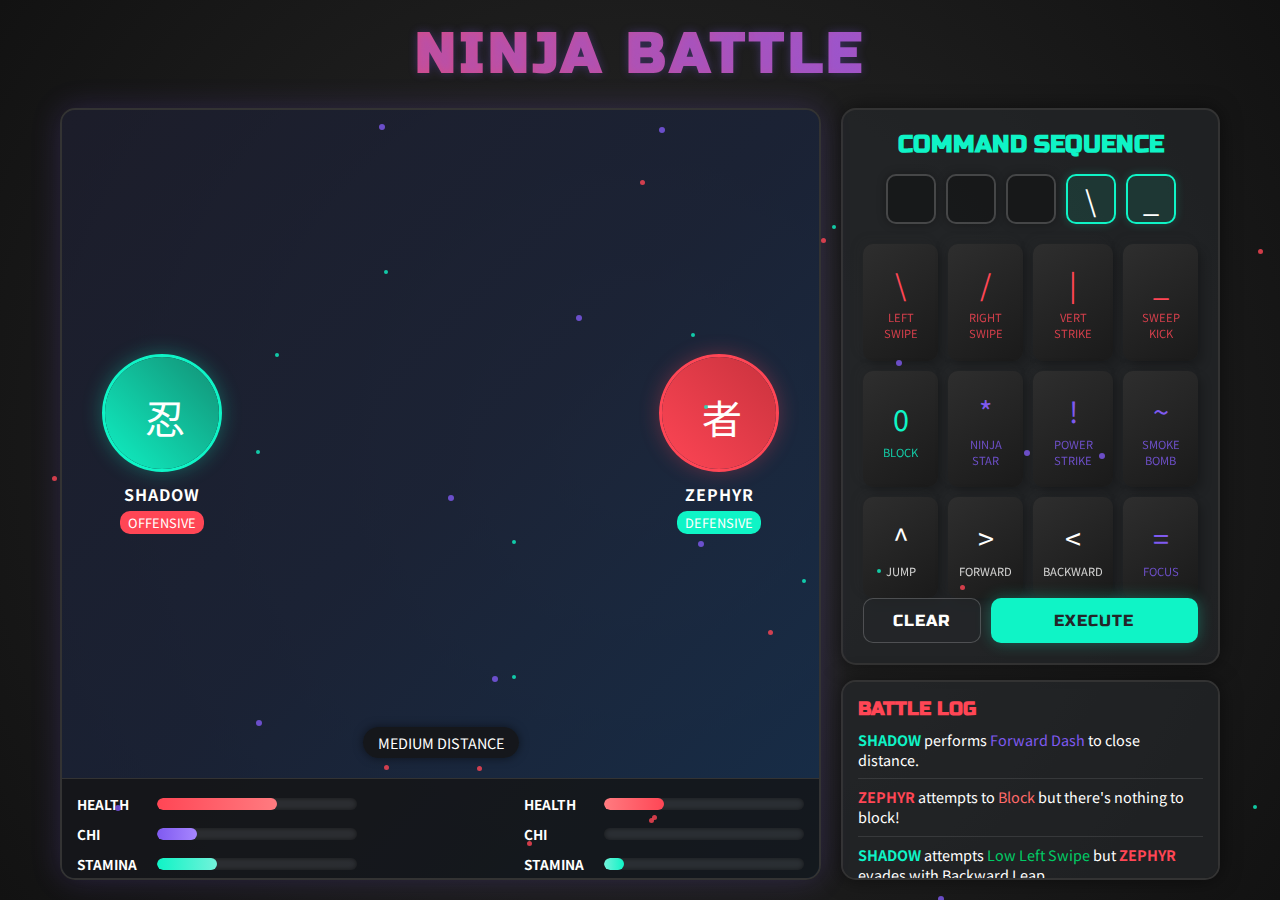
<file: ninja-battle/index.html>
<!DOCTYPE html>
<html lang="en">
<head>
    <meta charset="UTF-8">
    <meta name="viewport" content="width=device-width, initial-scale=1.0">
    <title>NINJA BATTLE</title>
    <style>
        @import url('https://fonts.googleapis.com/css2?family=Russo+One&family=Noto+Sans+JP:wght@400;700&display=swap');
        
        :root {
            --bg-color: #121212;
            --primary: #ff4655;
            --secondary: #0ff4c6;
            --tertiary: #7f5af0;
            --light: #fffffe;
            --dark: #242629;
            --shadow: rgba(0, 0, 0, 0.5);
        }
        
        * {
            margin: 0;
            padding: 0;
            box-sizing: border-box;
        }
        
        body {
            background-color: var(--bg-color);
            color: var(--light);
            font-family: 'Noto Sans JP', sans-serif;
            height: 100vh;
            overflow: hidden;
            background-image: radial-gradient(circle at center, #2a2a2a 0%, #121212 100%);
        }
        
        .game-container {
            max-width: 1200px;
            margin: 0 auto;
            padding: 20px;
            height: 100vh;
            display: flex;
            flex-direction: column;
        }
        
        /* Header */
        .game-header {
            text-align: center;
            margin-bottom: 20px;
        }
        
        .game-title {
            font-family: 'Russo One', sans-serif;
            font-size: 3.5rem;
            letter-spacing: 4px;
            margin: 0;
            background: linear-gradient(to right, var(--primary) 0%, var(--tertiary) 100%);
            -webkit-background-clip: text;
            -webkit-text-fill-color: transparent;
            text-shadow: 0 0 10px rgba(127, 90, 240, 0.3);
        }
        
        /* Main Game Area */
        .game-main {
            display: flex;
            flex: 1;
            gap: 20px;
        }
        
        /* Battle Arena */
        .battle-arena {
            flex: 2;
            background: rgba(36, 38, 41, 0.7);
            border-radius: 15px;
            display: flex;
            flex-direction: column;
            position: relative;
            overflow: hidden;
            border: 2px solid #333;
            box-shadow: 0 0 30px rgba(127, 90, 240, 0.2);
        }
        
        .arena-background {
            position: absolute;
            top: 0;
            left: 0;
            width: 100%;
            height: 100%;
            background: linear-gradient(135deg, #1a1a2e 0%, #16213e 50%, #0f3460 100%);
            background-size: cover;
            opacity: 0.6;
            z-index: 0;
        }
        
        .battle-area {
            flex: 1;
            display: flex;
            justify-content: space-between;
            align-items: center;
            position: relative;
            z-index: 1;
            padding: 40px;
        }
        
        .ninja {
            width: 120px;
            height: 180px;
            display: flex;
            flex-direction: column;
            align-items: center;
            position: relative;
        }
        
        .ninja-avatar {
            width: 120px;
            height: 120px;
            border-radius: 50%;
            border: 3px solid var(--light);
            overflow: hidden;
            position: relative;
            box-shadow: 0 0 20px rgba(255, 255, 255, 0.2);
        }
        
        .player-avatar {
            border-color: var(--secondary);
            box-shadow: 0 0 20px rgba(15, 244, 198, 0.3);
        }
        
        .enemy-avatar {
            border-color: var(--primary);
            box-shadow: 0 0 20px rgba(255, 70, 85, 0.3);
        }
        
        .ninja-name {
            margin-top: 10px;
            font-weight: bold;
            text-transform: uppercase;
            letter-spacing: 1px;
        }
        
        .ninja-stance {
            font-size: 0.8rem;
            padding: 2px 8px;
            border-radius: 10px;
            background: var(--dark);
            margin-top: 5px;
        }
        
        .stance-normal {
            background: #5a5a5a;
        }
        
        .stance-offensive {
            background: var(--primary);
        }
        
        .stance-defensive {
            background: var(--secondary);
        }
        
        .stance-prone {
            background: #f7941d;
        }
        
        .battle-distance {
            position: absolute;
            bottom: 20px;
            left: 50%;
            transform: translateX(-50%);
            background: rgba(20, 20, 20, 0.8);
            padding: 5px 15px;
            border-radius: 20px;
            font-size: 0.9rem;
            box-shadow: 0 0 10px rgba(0, 0, 0, 0.5);
        }
        
        /* Status Bars */
        .status-bars {
            height: 100px;
            display: flex;
            justify-content: space-between;
            background: rgba(20, 20, 20, 0.8);
            padding: 15px;
            position: relative;
            z-index: 1;
            border-top: 1px solid #333;
        }
        
        .status-player, .status-enemy {
            display: flex;
            flex-direction: column;
            gap: 10px;
            flex: 1;
        }
        
        .status-enemy {
            align-items: flex-end;
        }
        
        .status-player .bar-label {
            display: flex;
            align-items: center;
        }
        
        .status-enemy .bar-label {
            display: flex;
            align-items: center;
            flex-direction: row-reverse;
        }
        
        .bar-label span {
            min-width: 80px;
            font-size: 0.85rem;
            font-weight: bold;
            text-transform: uppercase;
        }
        
        .status-bar {
            height: 12px;
            width: 200px;
            background: rgba(255, 255, 255, 0.1);
            border-radius: 6px;
            overflow: hidden;
            box-shadow: inset 0 0 5px rgba(0, 0, 0, 0.5);
        }
        
        .bar-fill {
            height: 100%;
            border-radius: 6px;
            transition: width 0.3s ease;
        }
        
        .health-fill {
            background: linear-gradient(to right, #ff4655, #ff7b80);
            width: 60%;
        }
        
        .enemy-health-fill {
            background: linear-gradient(to left, #ff4655, #ff7b80);
            width: 30%;
        }
        
        .chi-fill {
            background: linear-gradient(to right, #7f5af0, #a786ff);
            width: 20%;
        }
        
        .enemy-chi-fill {
            background: linear-gradient(to left, #7f5af0, #a786ff);
            width: 0%;
        }
        
        .stamina-fill {
            background: linear-gradient(to right, #0ff4c6, #72f2da);
            width: 30%;
        }
        
        .enemy-stamina-fill {
            background: linear-gradient(to left, #0ff4c6, #72f2da);
            width: 10%;
        }
        
        .special-count {
            display: flex;
            gap: 5px;
        }
        
        .special-icon {
            width: 15px;
            height: 15px;
            background: var(--tertiary);
            border-radius: 50%;
            opacity: 0.4;
        }
        
        .special-icon.active {
            opacity: 1;
            box-shadow: 0 0 5px var(--tertiary);
        }
        
        /* Command Input Area */
        .command-panel {
            flex: 1;
            display: flex;
            flex-direction: column;
            gap: 15px;
        }
        
        .command-area {
            background: rgba(36, 38, 41, 0.7);
            border-radius: 15px;
            padding: 20px;
            flex: 1;
            display: flex;
            flex-direction: column;
            border: 2px solid #333;
            box-shadow: 0 0 20px rgba(0, 0, 0, 0.5);
        }
        
        .command-title {
            font-family: 'Russo One', sans-serif;
            font-size: 1.5rem;
            margin-bottom: 15px;
            text-align: center;
            color: var(--secondary);
        }
        
        .move-sequence {
            display: flex;
            gap: 10px;
            margin-bottom: 20px;
            justify-content: center;
        }
        
        .move-slot {
            width: 50px;
            height: 50px;
            background: rgba(0, 0, 0, 0.3);
            border: 2px solid rgba(255, 255, 255, 0.2);
            border-radius: 10px;
            display: flex;
            align-items: center;
            justify-content: center;
            font-size: 1.8rem;
            position: relative;
            overflow: hidden;
            box-shadow: 0 0 10px rgba(0, 0, 0, 0.3);
        }
        
        .move-slot.filled {
            border-color: var(--secondary);
            background: rgba(15, 244, 198, 0.1);
            box-shadow: 0 0 10px rgba(15, 244, 198, 0.2);
        }
        
        .move-slot.active {
            animation: pulse 1.5s infinite;
        }
        
        @keyframes pulse {
            0% { box-shadow: 0 0 0 0 rgba(15, 244, 198, 0.4); }
            70% { box-shadow: 0 0 0 10px rgba(15, 244, 198, 0); }
            100% { box-shadow: 0 0 0 0 rgba(15, 244, 198, 0); }
        }
        
        .move-buttons {
            display: grid;
            grid-template-columns: repeat(4, 1fr);
            gap: 10px;
            flex: 1;
        }
        
        .move-btn {
            border: none;
            background: linear-gradient(145deg, #2e2e2e, #1a1a1a);
            color: var(--light);
            border-radius: 10px;
            padding: 10px;
            cursor: pointer;
            font-family: 'Noto Sans JP', sans-serif;
            font-size: 1.8rem;
            display: flex;
            flex-direction: column;
            align-items: center;
            justify-content: center;
            transition: all 0.2s ease;
            box-shadow: 5px 5px 10px rgba(0, 0, 0, 0.2),
                        -5px -5px 10px rgba(50, 50, 50, 0.1);
        }
        
        .move-btn:hover {
            transform: translateY(-2px);
            box-shadow: 6px 6px 12px rgba(0, 0, 0, 0.3),
                        -6px -6px 12px rgba(50, 50, 50, 0.1);
        }
        
        .move-btn:active {
            transform: translateY(1px);
            box-shadow: inset 2px 2px 5px rgba(0, 0, 0, 0.3),
                        inset -2px -2px 5px rgba(50, 50, 50, 0.05);
        }
        
        .move-btn span {
            font-size: 0.7rem;
            margin-top: 5px;
            opacity: 0.8;
        }
        
        .attack-btn {
            color: var(--primary);
        }
        
        .defense-btn {
            color: var(--secondary);
        }
        
        .movement-btn {
            color: var(--light);
        }
        
        .special-btn {
            color: var(--tertiary);
        }
        
        .submit-row {
            display: flex;
            gap: 10px;
        }
        
        .clear-btn, .submit-btn {
            padding: 12px;
            border: none;
            border-radius: 10px;
            font-family: 'Russo One', sans-serif;
            font-size: 1rem;
            cursor: pointer;
            letter-spacing: 1px;
            transition: all 0.2s ease;
        }
        
        .clear-btn {
            background: rgba(36, 38, 41, 0.7);
            color: var(--light);
            border: 1px solid rgba(255, 255, 255, 0.2);
            flex: 1;
        }
        
        .submit-btn {
            background: var(--secondary);
            color: var(--dark);
            flex: 2;
            box-shadow: 0 0 15px rgba(15, 244, 198, 0.3);
        }
        
        .clear-btn:hover, .submit-btn:hover {
            transform: translateY(-2px);
        }
        
        /* Battle Log */
        .battle-log {
            background: rgba(36, 38, 41, 0.7);
            border-radius: 15px;
            padding: 15px;
            height: 200px;
            overflow-y: auto;
            border: 2px solid #333;
            font-size: 0.9rem;
            box-shadow: 0 0 20px rgba(0, 0, 0, 0.5);
        }
        
        .log-title {
            font-family: 'Russo One', sans-serif;
            font-size: 1.2rem;
            margin-bottom: 10px;
            color: var(--primary);
        }
        
        .log-entry {
            margin-bottom: 8px;
            padding-bottom: 8px;
            border-bottom: 1px solid rgba(255, 255, 255, 0.1);
            line-height: 1.4;
        }
        
        .log-player {
            color: var(--secondary);
            font-weight: bold;
        }
        
        .log-enemy {
            color: var(--primary);
            font-weight: bold;
        }
        
        .log-success {
            color: #00cc66;
        }
        
        .log-failure {
            color: #ff6b6b;
        }
        
        .log-special {
            color: var(--tertiary);
        }
        
        /* Move Reference */
        .move-reference {
            display: none;
            position: absolute;
            top: 0;
            left: 0;
            right: 0;
            bottom: 0;
            background: rgba(18, 18, 18, 0.95);
            z-index: 100;
            padding: 40px;
            overflow-y: auto;
        }
        
        .reference-grid {
            display: grid;
            grid-template-columns: repeat(auto-fill, minmax(300px, 1fr));
            gap: 20px;
        }
        
        .reference-card {
            background: rgba(36, 38, 41, 0.7);
            border-radius: 10px;
            padding: 15px;
            border: 1px solid rgba(255, 255, 255, 0.1);
        }
        
        .reference-close {
            position: absolute;
            top: 20px;
            right: 20px;
            background: var(--dark);
            border: none;
            color: var(--light);
            font-size: 1.2rem;
            width: 40px;
            height: 40px;
            border-radius: 50%;
            cursor: pointer;
        }
        
        /* Visual effects */
        .particle {
            position: fixed;
            width: 5px;
            height: 5px;
            background: var(--primary);
            border-radius: 50%;
            opacity: 0.8;
            z-index: 10;
            animation: rise 3s infinite;
            pointer-events: none;
        }
        
        .particle:nth-child(2n) {
            background: var(--secondary);
            width: 4px;
            height: 4px;
            animation-duration: 4s;
        }
        
        .particle:nth-child(3n) {
            background: var(--tertiary);
            width: 6px;
            height: 6px;
            animation-duration: 5s;
        }
        
        @keyframes rise {
            0% {
                transform: translateY(0) rotate(0deg);
                opacity: 0.8;
            }
            100% {
                transform: translateY(-100px) rotate(360deg);
                opacity: 0;
            }
        }
        
        /* Responsive */
        @media (max-width: 960px) {
            .game-main {
                flex-direction: column;
            }
            
            .status-bar {
                width: 150px;
            }
        }
    </style>    <style>
        @import url('https://fonts.googleapis.com/css2?family=Russo+One&family=Noto+Sans+JP:wght@400;700&display=swap');
        
        :root {
            --bg-color: #121212;
            --primary: #ff4655;
            --secondary: #0ff4c6;
            --tertiary: #7f5af0;
            --light: #fffffe;
            --dark: #242629;
            --shadow: rgba(0, 0, 0, 0.5);
        }
        
        * {
            margin: 0;
            padding: 0;
            box-sizing: border-box;
        }
        
        body {
            background-color: var(--bg-color);
            color: var(--light);
            font-family: 'Noto Sans JP', sans-serif;
            height: 100vh;
            overflow: hidden;
            background-image: radial-gradient(circle at center, #2a2a2a 0%, #121212 100%);
        }
        
        .game-container {
            max-width: 1200px;
            margin: 0 auto;
            padding: 20px;
            height: 100vh;
            display: flex;
            flex-direction: column;
        }
        
        /* Header */
        .game-header {
            text-align: center;
            margin-bottom: 20px;
        }
        
        .game-title {
            font-family: 'Russo One', sans-serif;
            font-size: 3.5rem;
            letter-spacing: 4px;
            margin: 0;
            background: linear-gradient(to right, var(--primary) 0%, var(--tertiary) 100%);
            -webkit-background-clip: text;
            -webkit-text-fill-color: transparent;
            text-shadow: 0 0 10px rgba(127, 90, 240, 0.3);
        }
        
        /* Main Game Area */
        .game-main {
            display: flex;
            flex: 1;
            gap: 20px;
        }
        
        /* Battle Arena */
        .battle-arena {
            flex: 2;
            background: rgba(36, 38, 41, 0.7);
            border-radius: 15px;
            display: flex;
            flex-direction: column;
            position: relative;
            overflow: hidden;
            border: 2px solid #333;
            box-shadow: 0 0 30px rgba(127, 90, 240, 0.2);
        }
        
        .arena-background {
            position: absolute;
            top: 0;
            left: 0;
            width: 100%;
            height: 100%;
            background: linear-gradient(135deg, #1a1a2e 0%, #16213e 50%, #0f3460 100%);
            background-size: cover;
            opacity: 0.6;
            z-index: 0;
        }
        
        .battle-area {
            flex: 1;
            display: flex;
            justify-content: space-between;
            align-items: center;
            position: relative;
            z-index: 1;
            padding: 40px;
        }
        
        .ninja {
            width: 120px;
            height: 180px;
            display: flex;
            flex-direction: column;
            align-items: center;
            position: relative;
        }
        
        .ninja-avatar {
            width: 120px;
            height: 120px;
            border-radius: 50%;
            border: 3px solid var(--light);
            overflow: hidden;
            position: relative;
            box-shadow: 0 0 20px rgba(255, 255, 255, 0.2);
        }
        
        .player-avatar {
            border-color: var(--secondary);
            box-shadow: 0 0 20px rgba(15, 244, 198, 0.3);
        }
        
        .enemy-avatar {
            border-color: var(--primary);
            box-shadow: 0 0 20px rgba(255, 70, 85, 0.3);
        }
        
        .ninja-name {
            margin-top: 10px;
            font-weight: bold;
            text-transform: uppercase;
            letter-spacing: 1px;
        }
        
        .ninja-stance {
            font-size: 0.8rem;
            padding: 2px 8px;
            border-radius: 10px;
            background: var(--dark);
            margin-top: 5px;
        }
        
        .stance-normal {
            background: #5a5a5a;
        }
        
        .stance-offensive {
            background: var(--primary);
        }
        
        .stance-defensive {
            background: var(--secondary);
        }
        
        .stance-prone {
            background: #f7941d;
        }
        
        .battle-distance {
            position: absolute;
            bottom: 20px;
            left: 50%;
            transform: translateX(-50%);
            background: rgba(20, 20, 20, 0.8);
            padding: 5px 15px;
            border-radius: 20px;
            font-size: 0.9rem;
            box-shadow: 0 0 10px rgba(0, 0, 0, 0.5);
        }
        
        /* Status Bars */
        .status-bars {
            height: 100px;
            display: flex;
            justify-content: space-between;
            background: rgba(20, 20, 20, 0.8);
            padding: 15px;
            position: relative;
            z-index: 1;
            border-top: 1px solid #333;
        }
        
        .status-player, .status-enemy {
            display: flex;
            flex-direction: column;
            gap: 10px;
            flex: 1;
        }
        
        .status-enemy {
            align-items: flex-end;
        }
        
        .status-player .bar-label {
            display: flex;
            align-items: center;
        }
        
        .status-enemy .bar-label {
            display: flex;
            align-items: center;
            flex-direction: row-reverse;
        }
        
        .bar-label span {
            min-width: 80px;
            font-size: 0.85rem;
            font-weight: bold;
            text-transform: uppercase;
        }
        
        .status-bar {
            height: 12px;
            width: 200px;
            background: rgba(255, 255, 255, 0.1);
            border-radius: 6px;
            overflow: hidden;
            box-shadow: inset 0 0 5px rgba(0, 0, 0, 0.5);
        }
        
        .bar-fill {
            height: 100%;
            border-radius: 6px;
            transition: width 0.3s ease;
        }
        
        .health-fill {
            background: linear-gradient(to right, #ff4655, #ff7b80);
            width: 60%;
        }
        
        .enemy-health-fill {
            background: linear-gradient(to left, #ff4655, #ff7b80);
            width: 30%;
        }
        
        .chi-fill {
            background: linear-gradient(to right, #7f5af0, #a786ff);
            width: 20%;
        }
        
        .enemy-chi-fill {
            background: linear-gradient(to left, #7f5af0, #a786ff);
            width: 0%;
        }
        
        .stamina-fill {
            background: linear-gradient(to right, #0ff4c6, #72f2da);
            width: 30%;
        }
        
        .enemy-stamina-fill {
            background: linear-gradient(to left, #0ff4c6, #72f2da);
            width: 10%;
        }
        
        .special-count {
            display: flex;
            gap: 5px;
        }
        
        .special-icon {
            width: 15px;
            height: 15px;
            background: var(--tertiary);
            border-radius: 50%;
            opacity: 0.4;
        }
        
        .special-icon.active {
            opacity: 1;
            box-shadow: 0 0 5px var(--tertiary);
        }
        
        /* Command Input Area */
        .command-panel {
            flex: 1;
            display: flex;
            flex-direction: column;
            gap: 15px;
        }
        
        .command-area {
            background: rgba(36, 38, 41, 0.7);
            border-radius: 15px;
            padding: 20px;
            flex: 1;
            display: flex;
            flex-direction: column;
            border: 2px solid #333;
            box-shadow: 0 0 20px rgba(0, 0, 0, 0.5);
        }
        
        .command-title {
            font-family: 'Russo One', sans-serif;
            font-size: 1.5rem;
            margin-bottom: 15px;
            text-align: center;
            color: var(--secondary);
        }
        
        .move-sequence {
            display: flex;
            gap: 10px;
            margin-bottom: 20px;
            justify-content: center;
        }
        
        .move-slot {
            width: 50px;
            height: 50px;
            background: rgba(0, 0, 0, 0.3);
            border: 2px solid rgba(255, 255, 255, 0.2);
            border-radius: 10px;
            display: flex;
            align-items: center;
            justify-content: center;
            font-size: 1.8rem;
            position: relative;
            overflow: hidden;
            box-shadow: 0 0 10px rgba(0, 0, 0, 0.3);
        }
        
        .move-slot.filled {
            border-color: var(--secondary);
            background: rgba(15, 244, 198, 0.1);
            box-shadow: 0 0 10px rgba(15, 244, 198, 0.2);
        }
        
        .move-slot.active {
            animation: pulse 1.5s infinite;
        }
        
        @keyframes pulse {
            0% { box-shadow: 0 0 0 0 rgba(15, 244, 198, 0.4); }
            70% { box-shadow: 0 0 0 10px rgba(15, 244, 198, 0); }
            100% { box-shadow: 0 0 0 0 rgba(15, 244, 198, 0); }
        }
        
        .move-buttons {
            display: grid;
            grid-template-columns: repeat(4, 1fr);
            gap: 10px;
            flex: 1;
        }
        
        .move-btn {
            border: none;
            background: linear-gradient(145deg, #2e2e2e, #1a1a1a);
            color: var(--light);
            border-radius: 10px;
            padding: 10px;
            cursor: pointer;
            font-family: 'Noto Sans JP', sans-serif;
            font-size: 1.8rem;
            display: flex;
            flex-direction: column;
            align-items: center;
            justify-content: center;
            transition: all 0.2s ease;
            box-shadow: 5px 5px 10px rgba(0, 0, 0, 0.2),
                        -5px -5px 10px rgba(50, 50, 50, 0.1);
        }
        
        .move-btn:hover {
            transform: translateY(-2px);
            box-shadow: 6px 6px 12px rgba(0, 0, 0, 0.3),
                        -6px -6px 12px rgba(50, 50, 50, 0.1);
        }
        
        .move-btn:active {
            transform: translateY(1px);
            box-shadow: inset 2px 2px 5px rgba(0, 0, 0, 0.3),
                        inset -2px -2px 5px rgba(50, 50, 50, 0.05);
        }
        
        .move-btn span {
            font-size: 0.7rem;
            margin-top: 5px;
            opacity: 0.8;
        }
        
        .attack-btn {
            color: var(--primary);
        }
        
        .defense-btn {
            color: var(--secondary);
        }
        
        .movement-btn {
            color: var(--light);
        }
        
        .special-btn {
            color: var(--tertiary);
        }
        
        .submit-row {
            display: flex;
            gap: 10px;
        }
        
        .clear-btn, .submit-btn {
            padding: 12px;
            border: none;
            border-radius: 10px;
            font-family: 'Russo One', sans-serif;
            font-size: 1rem;
            cursor: pointer;
            letter-spacing: 1px;
            transition: all 0.2s ease;
        }
        
        .clear-btn {
            background: rgba(36, 38, 41, 0.7);
            color: var(--light);
            border: 1px solid rgba(255, 255, 255, 0.2);
            flex: 1;
        }
        
        .submit-btn {
            background: var(--secondary);
            color: var(--dark);
            flex: 2;
            box-shadow: 0 0 15px rgba(15, 244, 198, 0.3);
        }
        
        .clear-btn:hover, .submit-btn:hover {
            transform: translateY(-2px);
        }
        
        /* Battle Log */
        .battle-log {
            background: rgba(36, 38, 41, 0.7);
            border-radius: 15px;
            padding: 15px;
            height: 200px;
            overflow-y: auto;
            border: 2px solid #333;
            font-size: 0.9rem;
            box-shadow: 0 0 20px rgba(0, 0, 0, 0.5);
        }
        
        .log-title {
            font-family: 'Russo One', sans-serif;
            font-size: 1.2rem;
            margin-bottom: 10px;
            color: var(--primary);
        }
        
        .log-entry {
            margin-bottom: 8px;
            padding-bottom: 8px;
            border-bottom: 1px solid rgba(255, 255, 255, 0.1);
            line-height: 1.4;
        }
        
        .log-player {
            color: var(--secondary);
            font-weight: bold;
        }
        
        .log-enemy {
            color: var(--primary);
            font-weight: bold;
        }
        
        .log-success {
            color: #00cc66;
        }
        
        .log-failure {
            color: #ff6b6b;
        }
        
        .log-special {
            color: var(--tertiary);
        }
        
        /* Move Reference */
        .move-reference {
            display: none;
            position: absolute;
            top: 0;
            left: 0;
            right: 0;
            bottom: 0;
            background: rgba(18, 18, 18, 0.95);
            z-index: 100;
            padding: 40px;
            overflow-y: auto;
        }
        
        .reference-grid {
            display: grid;
            grid-template-columns: repeat(auto-fill, minmax(300px, 1fr));
            gap: 20px;
        }
        
        .reference-card {
            background: rgba(36, 38, 41, 0.7);
            border-radius: 10px;
            padding: 15px;
            border: 1px solid rgba(255, 255, 255, 0.1);
        }
        
        .reference-close {
            position: absolute;
            top: 20px;
            right: 20px;
            background: var(--dark);
            border: none;
            color: var(--light);
            font-size: 1.2rem;
            width: 40px;
            height: 40px;
            border-radius: 50%;
            cursor: pointer;
        }
        
        /* Visual effects */
        .particle {
            position: fixed;
            width: 5px;
            height: 5px;
            background: var(--primary);
            border-radius: 50%;
            opacity: 0.8;
            z-index: 10;
            animation: rise 3s infinite;
            pointer-events: none;
        }
        
        .particle:nth-child(2n) {
            background: var(--secondary);
            width: 4px;
            height: 4px;
            animation-duration: 4s;
        }
        
        .particle:nth-child(3n) {
            background: var(--tertiary);
            width: 6px;
            height: 6px;
            animation-duration: 5s;
        }
        
        @keyframes rise {
            0% {
                transform: translateY(0) rotate(0deg);
                opacity: 0.8;
            }
            100% {
                transform: translateY(-100px) rotate(360deg);
                opacity: 0;
            }
        }
        
        /* Responsive */
        @media (max-width: 960px) {
            .game-main {
                flex-direction: column;
            }
            
            .status-bar {
                width: 150px;
            }
        }
    </style>
</head>
<body>
    <div class="game-container">
        <div class="game-header">
            <h1 class="game-title">NINJA BATTLE</h1>
        </div>
        
        <div class="game-main">
            <div class="battle-arena">
                <div class="arena-background"></div>
                
                <div class="battle-area">
                    <div class="ninja">
                        <div class="ninja-avatar player-avatar">
                            <div style="width: 120px; height: 120px; background: linear-gradient(45deg, #0ff4c6, #138d73); display: flex; justify-content: center; align-items: center; font-size: 2.5rem;">忍</div>
                        </div>
                        <div class="ninja-name">SHADOW</div>
                        <div class="ninja-stance stance-offensive">OFFENSIVE</div>
                    </div>
                    
                    <div class="ninja">
                        <div class="ninja-avatar enemy-avatar">
                            <div style="width: 120px; height: 120px; background: linear-gradient(45deg, #ff4655, #c8323d); display: flex; justify-content: center; align-items: center; font-size: 2.5rem;">者</div>
                        </div>
                        <div class="ninja-name">ZEPHYR</div>
                        <div class="ninja-stance stance-defensive">DEFENSIVE</div>
                    </div>
                    
                    <div class="battle-distance">MEDIUM DISTANCE</div>
                </div>
                
                <div class="status-bars">
                    <div class="status-player">
                        <div class="bar-label">
                            <span>HEALTH</span>
                            <div class="status-bar">
                                <div class="bar-fill health-fill"></div>
                            </div>
                        </div>
                        
                        <div class="bar-label">
                            <span>CHI</span>
                            <div class="status-bar">
                                <div class="bar-fill chi-fill"></div>
                            </div>
                        </div>
                        
                        <div class="bar-label">
                            <span>STAMINA</span>
                            <div class="status-bar">
                                <div class="bar-fill stamina-fill"></div>
                            </div>
                        </div>
                    </div>
                    
                    <div class="status-enemy">
                        <div class="bar-label">
                            <div class="status-bar">
                                <div class="bar-fill enemy-health-fill"></div>
                            </div>
                            <span>HEALTH</span>
                        </div>
                        
                        <div class="bar-label">
                            <div class="status-bar">
                                <div class="bar-fill enemy-chi-fill"></div>
                            </div>
                            <span>CHI</span>
                        </div>
                        
                        <div class="bar-label">
                            <div class="status-bar">
                                <div class="bar-fill enemy-stamina-fill"></div>
                            </div>
                            <span>STAMINA</span>
                        </div>
                    </div>
                </div>
            </div>
            
            <div class="command-panel">
                <div class="command-area">
                    <h2 class="command-title">COMMAND SEQUENCE</h2>
                    
                    <div class="move-sequence">
                        <div class="move-slot active"></div>
                        <div class="move-slot"></div>
                        <div class="move-slot"></div>
                        <div class="move-slot filled">\</div>
                        <div class="move-slot filled">_</div>
                    </div>
                    
                    <div class="move-buttons">
                        <button class="move-btn attack-btn">
                            \
                            <span>LEFT SWIPE</span>
                        </button>
                        <button class="move-btn attack-btn">
                            /
                            <span>RIGHT SWIPE</span>
                        </button>
                        <button class="move-btn attack-btn">
                            |
                            <span>VERT STRIKE</span>
                        </button>
                        <button class="move-btn attack-btn">
                            _
                            <span>SWEEP KICK</span>
                        </button>
                        
                        <button class="move-btn defense-btn">
                            0
                            <span>BLOCK</span>
                        </button>
                        <button class="move-btn special-btn">
                            *
                            <span>NINJA STAR</span>
                        </button>
                        <button class="move-btn special-btn">
                            !
                            <span>POWER STRIKE</span>
                        </button>
                        <button class="move-btn special-btn">
                            ~
                            <span>SMOKE BOMB</span>
                        </button>
                        
                        <button class="move-btn movement-btn">
                            ^
                            <span>JUMP</span>
                        </button>
                        <button class="move-btn movement-btn">
                            >
                            <span>FORWARD</span>
                        </button>
                        <button class="move-btn movement-btn">
                            <
                            <span>BACKWARD</span>
                        </button>
                        <button class="move-btn special-btn">
                            =
                            <span>FOCUS</span>
                        </button>
                    </div>
                    
                    <div class="submit-row">
                        <button class="clear-btn">CLEAR</button>
                        <button class="submit-btn">EXECUTE</button>
                    </div>
                </div>
                
                <div class="battle-log">
                    <h3 class="log-title">BATTLE LOG</h3>
                    
                    <div class="log-entry">
                        <span class="log-player">SHADOW</span> performs <span class="log-special">Forward Dash</span> to close distance.
                    </div>
                    
                    <div class="log-entry">
                        <span class="log-enemy">ZEPHYR</span> attempts to <span class="log-failure">Block</span> but there's nothing to block!
                    </div>
                    
                    <div class="log-entry">
                        <span class="log-player">SHADOW</span> attempts <span class="log-success">Low Left Swipe</span> but <span class="log-enemy">ZEPHYR</span> evades with Backward Leap.
                    </div>
                    
                    <div class="log-entry">
                        <span class="log-player">SHADOW</span> attempts <span class="log-failure">Sweep Kick</span> but <span class="log-enemy">ZEPHYR</span> jumps over it!
                    </div>
                    
                    <div class="log-entry">
                        <span class="log-special">DISTANCE IS NOW MEDIUM</span>
                    </div>
                </div>
            </div>
        </div>
    </div>

    <!-- Visual effects - more particles for better visibility -->
    <div class="particle" style="top: 30%; left: 30%;"></div>
    <div class="particle" style="top: 40%; left: 70%;"></div>
    <div class="particle" style="top: 60%; left: 40%;"></div>
    <div class="particle" style="top: 70%; left: 60%;"></div>
    <div class="particle" style="top: 80%; left: 20%;"></div>
    <div class="particle" style="top: 20%; left: 50%;"></div>
    <div class="particle" style="top: 50%; left: 20%;"></div>
    <div class="particle" style="top: 50%; left: 80%;"></div>
    <div class="particle" style="top: 75%; left: 40%;"></div>
    <div class="particle" style="top: 65%; left: 75%;"></div>
    <div class="particle" style="top: 35%; left: 45%;"></div>
    <div class="particle" style="top: 85%; left: 30%;"></div>
    <div class="particle" style="top: 25%; left: 65%;"></div>
    <div class="particle" style="top: 55%; left: 35%;"></div>
    <div class="particle" style="top: 45%; left: 55%;"></div>
    
    <script>
        // Add dynamic particles
        document.addEventListener('DOMContentLoaded', function() {
            // Create more particles dynamically
            const battleArena = document.querySelector('.battle-arena');
            
            for (let i = 0; i < 20; i++) {
                const particle = document.createElement('div');
                particle.className = 'particle';
                particle.style.top = Math.random() * 100 + '%';
                particle.style.left = Math.random() * 100 + '%';
                particle.style.animationDelay = Math.random() * 3 + 's';
                document.body.appendChild(particle);
            }
        });
    </script>
</body>
</html>
</file>
